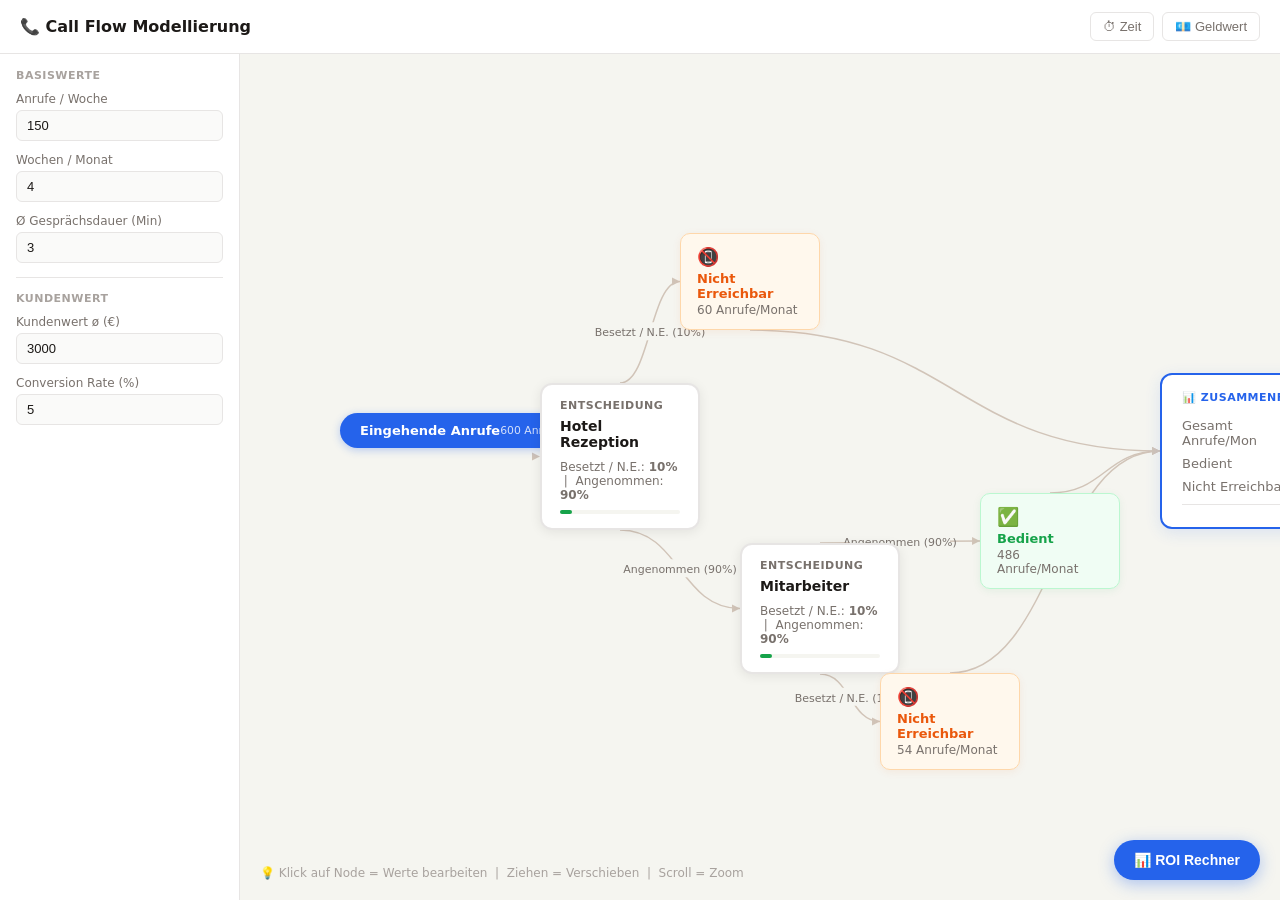
<file: modellierung/index.html>
<!DOCTYPE html>
<html lang="de">
<head>
<meta charset="UTF-8">
<meta name="viewport" content="width=device-width, initial-scale=1.0">
<title>Call Flow Modellierung</title>
<style>
  * { box-sizing: border-box; margin: 0; padding: 0; }
  body { font-family: 'Segoe UI', system-ui, sans-serif; background: #f5f5f0; color: #1c1917; min-height: 100vh; }

  /* Header */
  .header {
    display: flex; align-items: center; justify-content: space-between;
    padding: 12px 20px; background: #fff; border-bottom: 1px solid #e7e5e4;
    position: fixed; top: 0; left: 0; right: 0; z-index: 100;
  }
  .header h1 { font-size: 16px; font-weight: 600; color: #1c1917; }
  .header-right { display: flex; gap: 8px; align-items: center; }
  .toggle-btn {
    display: flex; align-items: center; gap: 6px;
    padding: 6px 12px; border-radius: 6px; border: 1px solid #e7e5e4;
    background: #fff; font-size: 13px; cursor: pointer; color: #78716c;
    transition: all 0.15s;
  }
  .toggle-btn.active { background: #2563eb; color: #fff; border-color: #2563eb; }
  .toggle-btn:hover:not(.active) { border-color: #a8a29e; color: #1c1917; }

  /* Canvas area */
  .canvas-wrap {
    position: fixed; top: 53px; left: 0; right: 0; bottom: 0;
    overflow: hidden; cursor: grab;
  }
  .canvas-wrap.grabbing { cursor: grabbing; }
  .canvas-inner {
    position: absolute; top: 0; left: 0;
    transform-origin: 0 0;
  }

  /* Nodes */
  .node {
    position: absolute;
    cursor: pointer;
    user-select: none;
  }
  .node:hover .node-body { filter: brightness(0.95); }

  /* Start node */
  .node-start .node-body {
    background: #2563eb; color: #fff;
    border-radius: 50px; padding: 10px 20px;
    font-size: 13px; font-weight: 600;
    display: flex; align-items: center; justify-content: center;
    white-space: nowrap; min-width: 120px;
    box-shadow: 0 2px 8px rgba(37,99,235,0.3);
  }

  /* Decision node */
  .node-decision .node-body {
    background: #fff; border: 2px solid #e7e5e4;
    border-radius: 12px; padding: 14px 18px; min-width: 160px;
    box-shadow: 0 2px 12px rgba(0,0,0,0.08);
  }
  .node-decision .node-title {
    font-size: 11px; font-weight: 600; color: #78716c;
    text-transform: uppercase; letter-spacing: 0.5px; margin-bottom: 6px;
  }
  .node-decision .node-label {
    font-size: 14px; font-weight: 600; color: #1c1917; margin-bottom: 10px;
  }
  .node-decision .node-meta {
    font-size: 12px; color: #78716c;
  }
  .node-decision .bar-wrap {
    height: 4px; background: #f5f5f0; border-radius: 2px; margin-top: 8px;
  }
  .node-decision .bar-yes {
    height: 4px; background: #16a34a; border-radius: 2px;
    transition: width 0.3s;
  }

  /* Missed node */
  .node-missed .node-body {
    background: #fef2f2; border: 1.5px solid #fecaca;
    border-radius: 10px; padding: 12px 16px; min-width: 140px;
    box-shadow: 0 2px 8px rgba(220,38,38,0.08);
  }
  .node-missed .node-icon { font-size: 18px; margin-bottom: 4px; }
  .node-missed .node-label { font-size: 13px; font-weight: 600; color: #dc2626; }
  .node-missed .node-sub { font-size: 12px; color: #78716c; margin-top: 2px; }

  /* Served node */
  .node-served .node-body {
    background: #f0fdf4; border: 1.5px solid #bbf7d0;
    border-radius: 10px; padding: 12px 16px; min-width: 140px;
    box-shadow: 0 2px 8px rgba(22,163,74,0.08);
  }
  .node-served .node-icon { font-size: 18px; margin-bottom: 4px; }
  .node-served .node-label { font-size: 13px; font-weight: 600; color: #16a34a; }
  .node-served .node-sub { font-size: 12px; color: #78716c; margin-top: 2px; }

  /* NE node */
  .node-ne .node-body {
    background: #fff8ed; border: 1.5px solid #fed7aa;
    border-radius: 10px; padding: 12px 16px; min-width: 140px;
    box-shadow: 0 2px 8px rgba(234,88,12,0.08);
  }
  .node-ne .node-icon { font-size: 18px; margin-bottom: 4px; }
  .node-ne .node-label { font-size: 13px; font-weight: 600; color: #ea580c; }
  .node-ne .node-sub { font-size: 12px; color: #78716c; margin-top: 2px; }

  /* Summary node */
  .node-summary .node-body {
    background: #fff; border: 2px solid #2563eb;
    border-radius: 12px; padding: 16px 20px; min-width: 200px;
    box-shadow: 0 4px 16px rgba(37,99,235,0.12);
  }
  .node-summary .node-title {
    font-size: 11px; font-weight: 700; color: #2563eb;
    text-transform: uppercase; letter-spacing: 0.5px; margin-bottom: 10px;
  }
  .node-summary .sum-row {
    display: flex; justify-content: space-between; align-items: center;
    padding: 4px 0; font-size: 13px;
  }
  .node-summary .sum-row .sum-label { color: #78716c; }
  .node-summary .sum-row .sum-val { font-weight: 600; color: #1c1917; }
  .node-summary .sum-row.highlight .sum-val { color: #dc2626; font-size: 15px; }
  .node-summary .sum-divider { height: 1px; background: #e7e5e4; margin: 6px 0; }

  /* SVG connections */
  .connections-svg {
    position: absolute; top: 0; left: 0;
    pointer-events: none; overflow: visible;
  }
  .conn-line {
    fill: none; stroke: #d1c4b8; stroke-width: 1.5;
  }
  .conn-label-bg { fill: #f5f5f0; }
  .conn-label-text { fill: #78716c; font-size: 11px; font-family: inherit; }

  /* Popup */
  .popup {
    position: fixed; z-index: 9999;
    background: #fff; border: 1px solid #e7e5e4;
    border-radius: 12px; padding: 16px;
    min-width: 260px; max-width: 320px;
    box-shadow: 0 8px 32px rgba(0,0,0,0.15);
    display: none;
  }
  .popup.visible { display: block; }
  .popup-title {
    font-size: 13px; font-weight: 600; color: #1c1917;
    margin-bottom: 12px; padding-bottom: 8px;
    border-bottom: 1px solid #e7e5e4;
  }
  .popup-row {
    display: flex; flex-direction: column; gap: 4px; margin-bottom: 10px;
  }
  .popup-row label { font-size: 12px; color: #78716c; font-weight: 500; }
  .popup-row input {
    padding: 7px 10px; border: 1px solid #e7e5e4; border-radius: 6px;
    font-size: 13px; color: #1c1917; background: #fafaf9;
    outline: none; transition: border-color 0.15s;
  }
  .popup-row input:focus { border-color: #2563eb; background: #fff; }
  .popup-close {
    position: absolute; top: 10px; right: 12px;
    background: none; border: none; font-size: 16px; cursor: pointer;
    color: #78716c; line-height: 1;
  }
  .popup-note { font-size: 11px; color: #a8a29e; margin-top: 4px; }

  /* Global settings panel */
  .settings-panel {
    position: fixed; top: 53px; left: 0; width: 240px; bottom: 0;
    background: #fff; border-right: 1px solid #e7e5e4;
    padding: 16px; overflow-y: auto; z-index: 50;
  }
  .settings-panel h2 { font-size: 13px; font-weight: 600; margin-bottom: 14px; color: #1c1917; }
  .settings-row { margin-bottom: 12px; }
  .settings-row label { display: block; font-size: 12px; color: #78716c; margin-bottom: 4px; font-weight: 500; }
  .settings-row input {
    width: 100%; padding: 7px 10px; border: 1px solid #e7e5e4;
    border-radius: 6px; font-size: 13px; color: #1c1917;
    background: #fafaf9; outline: none;
  }
  .settings-row input:focus { border-color: #2563eb; background: #fff; }
  .settings-divider { height: 1px; background: #e7e5e4; margin: 14px 0; }
  .settings-label { font-size: 11px; font-weight: 700; color: #a8a29e; text-transform: uppercase; letter-spacing: 0.5px; margin-bottom: 10px; }

  /* ROI Panel */
  .roi-btn {
    position: fixed; bottom: 20px; right: 20px; z-index: 200;
    background: #2563eb; color: #fff; border: none;
    border-radius: 50px; padding: 12px 20px;
    font-size: 14px; font-weight: 600; cursor: pointer;
    box-shadow: 0 4px 16px rgba(37,99,235,0.35);
    display: flex; align-items: center; gap: 8px;
    transition: all 0.15s;
  }
  .roi-btn:hover { background: #1d4ed8; transform: translateY(-1px); }

  .roi-overlay {
    position: fixed; inset: 0; background: rgba(0,0,0,0.4); z-index: 300;
    display: none; align-items: center; justify-content: center;
  }
  .roi-overlay.visible { display: flex; }
  .roi-modal {
    background: #fff; border-radius: 16px;
    width: 480px; max-width: 95vw; max-height: 90vh; overflow-y: auto;
    padding: 28px; position: relative;
    box-shadow: 0 20px 60px rgba(0,0,0,0.2);
  }
  .roi-modal h2 { font-size: 20px; font-weight: 700; margin-bottom: 4px; }
  .roi-modal .roi-sub { font-size: 13px; color: #78716c; margin-bottom: 20px; }
  .roi-close {
    position: absolute; top: 16px; right: 16px;
    background: #f5f5f0; border: none; border-radius: 6px;
    width: 28px; height: 28px; font-size: 16px; cursor: pointer;
    display: flex; align-items: center; justify-content: center;
    color: #78716c;
  }
  .roi-section { margin-bottom: 20px; }
  .roi-section h3 { font-size: 13px; font-weight: 700; color: #78716c; text-transform: uppercase; letter-spacing: 0.5px; margin-bottom: 12px; }
  .roi-row { display: flex; gap: 12px; margin-bottom: 10px; }
  .roi-row .roi-field { flex: 1; }
  .roi-row .roi-field label { display: block; font-size: 12px; color: #78716c; margin-bottom: 4px; font-weight: 500; }
  .roi-row .roi-field input {
    width: 100%; padding: 8px 10px; border: 1px solid #e7e5e4;
    border-radius: 8px; font-size: 14px; color: #1c1917; outline: none;
    background: #fafaf9;
  }
  .roi-row .roi-field input:focus { border-color: #2563eb; background: #fff; }
  .roi-divider { height: 1px; background: #e7e5e4; margin: 16px 0; }
  .roi-result-grid {
    display: grid; grid-template-columns: 1fr 1fr; gap: 12px; margin-bottom: 16px;
  }
  .roi-card {
    background: #fafaf9; border-radius: 10px; padding: 14px;
    border: 1px solid #e7e5e4;
  }
  .roi-card.red { background: #fef2f2; border-color: #fecaca; }
  .roi-card.green { background: #f0fdf4; border-color: #bbf7d0; }
  .roi-card.blue { background: #eff6ff; border-color: #bfdbfe; }
  .roi-card .rc-label { font-size: 11px; color: #78716c; margin-bottom: 6px; font-weight: 500; }
  .roi-card .rc-val { font-size: 20px; font-weight: 700; color: #1c1917; }
  .roi-card.red .rc-val { color: #dc2626; }
  .roi-card.green .rc-val { color: #16a34a; }
  .roi-card.blue .rc-val { color: #2563eb; }
  .roi-break {
    background: #1c1917; color: #fff; border-radius: 10px;
    padding: 16px; text-align: center; margin-top: 4px;
  }
  .roi-break .rb-label { font-size: 12px; color: #a8a29e; margin-bottom: 4px; }
  .roi-break .rb-val { font-size: 28px; font-weight: 700; color: #fff; }
  .roi-break .rb-sub { font-size: 12px; color: #78716c; margin-top: 4px; }

  /* Hint */
  .hint {
    position: fixed; bottom: 20px; left: 260px;
    font-size: 12px; color: #a8a29e; z-index: 50;
  }
</style>
</head>
<body>

<!-- Header -->
<div class="header">
  <h1>📞 Call Flow Modellierung</h1>
  <div class="header-right">
    <button class="toggle-btn" id="btnTime" onclick="toggleTime()">⏱ Zeit</button>
    <button class="toggle-btn" id="btnMoney" onclick="toggleMoney()">💶 Geldwert</button>
  </div>
</div>

<!-- Settings Panel -->
<div class="settings-panel" id="settingsPanel">
  <div class="settings-label">Basiswerte</div>

  <div class="settings-row">
    <label>Anrufe / Woche</label>
    <input type="number" id="s_callsPerWeek" value="150" oninput="updateState('callsPerWeek', this.value)">
  </div>
  <div class="settings-row">
    <label>Wochen / Monat</label>
    <input type="number" id="s_weeksPerMonth" value="4" oninput="updateState('weeksPerMonth', this.value)">
  </div>
  <div class="settings-row">
    <label>Ø Gesprächsdauer (Min)</label>
    <input type="number" id="s_avgCallDuration" value="3" oninput="updateState('avgCallDuration', this.value)">
  </div>

  <div class="settings-divider"></div>
  <div class="settings-label">Kundenwert</div>

  <div class="settings-row">
    <label>Kundenwert ø (€)</label>
    <input type="number" id="s_avgCustomerValue" value="3000" oninput="updateState('avgCustomerValue', this.value)">
  </div>
  <div class="settings-row">
    <label>Conversion Rate (%)</label>
    <input type="number" id="s_conversionRate" value="5" step="0.1" oninput="updateState('conversionRate', this.value)">
  </div>
</div>

<!-- Canvas -->
<div class="canvas-wrap" id="canvasWrap">
  <div class="canvas-inner" id="canvasInner">
    <!-- SVG for connections -->
    <svg class="connections-svg" id="connSvg" width="2000" height="1200"></svg>
    <!-- Nodes rendered here -->
    <div id="nodesContainer"></div>
  </div>
</div>

<!-- Popup -->
<div class="popup" id="popup">
  <button class="popup-close" onclick="closePopup()">×</button>
  <div class="popup-title" id="popupTitle">Bearbeiten</div>
  <div id="popupContent"></div>
</div>

<!-- ROI Button -->
<button class="roi-btn" onclick="openROI()">📊 ROI Rechner</button>

<!-- ROI Modal -->
<div class="roi-overlay" id="roiOverlay" onclick="closeROIOverlay(event)">
  <div class="roi-modal" onclick="event.stopPropagation()">
    <button class="roi-close" onclick="closeROI()">×</button>
    <h2>ROI Rechner</h2>
    <div class="roi-sub">Verpasste Umsätze vs. KI-Kosten</div>

    <div class="roi-section">
      <h3>Aus Modell (automatisch)</h3>
      <div class="roi-row">
        <div class="roi-field">
          <label>Verpasste Anrufe / Monat</label>
          <input type="number" id="roi_missedCalls" readonly>
        </div>
        <div class="roi-field">
          <label>Verlust / Monat (€)</label>
          <input type="number" id="roi_lossPerMonth" readonly>
        </div>
      </div>
    </div>

    <div class="roi-divider"></div>

    <div class="roi-section">
      <h3>KI Tool Kosten</h3>
      <div class="roi-row">
        <div class="roi-field">
          <label>Setup-Gebühr (€)</label>
          <input type="number" id="roi_setup" value="2500" oninput="calcROI()">
        </div>
        <div class="roi-field">
          <label>Monatliche Kosten (€)</label>
          <input type="number" id="roi_monthly" value="500" oninput="calcROI()">
        </div>
      </div>
    </div>

    <div class="roi-divider"></div>

    <div class="roi-result-grid">
      <div class="roi-card red">
        <div class="rc-label">Verlust ohne KI / Monat</div>
        <div class="rc-val" id="rc_loss">—</div>
      </div>
      <div class="roi-card green">
        <div class="rc-label">Einsparung / Monat</div>
        <div class="rc-val" id="rc_saving">—</div>
      </div>
    </div>

    <div class="roi-break">
      <div class="rb-label">Break-Even</div>
      <div class="rb-val" id="rc_breakeven">—</div>
      <div class="rb-sub">nach Setup-Kosten</div>
    </div>
  </div>
</div>

<div class="hint">💡 Klick auf Node = Werte bearbeiten &nbsp;|&nbsp; Ziehen = Verschieben &nbsp;|&nbsp; Scroll = Zoom</div>

<script>
// ─── State ───────────────────────────────────────────────────────────────────
const state = {
  callsPerWeek: 150,
  weeksPerMonth: 4,
  avgCallDuration: 3,
  avgCustomerValue: 3000,
  conversionRate: 5,
  showTime: false,
  showMoney: false,
};

// Nodes: id, type, x, y, label, + type-specific fields
const nodes = [
  { id: 1, type: 'start',    x: 80,   y: 300, label: 'Eingehende Anrufe' },
  { id: 2, type: 'decision', x: 280,  y: 270, label: 'Hotel Rezeption', yesPercent: 10, yesLabel: 'Besetzt / N.E.', noLabel: 'Angenommen' },
  { id: 3, type: 'ne',       x: 420,  y: 120, label: 'Nicht Erreichbar', ne: 0 },
  { id: 4, type: 'decision', x: 480,  y: 430, label: 'Mitarbeiter', yesPercent: 10, yesLabel: 'Besetzt / N.E.', noLabel: 'Angenommen' },
  { id: 5, type: 'served',   x: 720,  y: 380, label: 'Bedient', ne: 0 },
  { id: 6, type: 'ne',       x: 620,  y: 560, label: 'Nicht Erreichbar', ne: 0 },
  { id: 7, type: 'summary',  x: 900,  y: 260, label: 'Zusammenfassung' },
];

// Connections: from id → to id, branch 'yes'|'no'|''
const conns = [
  { from: 1, to: 2, branch: '' },
  { from: 2, to: 3, branch: 'yes' },
  { from: 2, to: 4, branch: 'no' },
  { from: 4, to: 6, branch: 'yes' },
  { from: 4, to: 5, branch: 'no' },
  { from: 3, to: 7, branch: '' },
  { from: 5, to: 7, branch: '' },
  { from: 6, to: 7, branch: '' },
];

// ─── Viewport ─────────────────────────────────────────────────────────────────
let viewX = 0, viewY = 0, viewScale = 1;
let isPanning = false, panStartX = 0, panStartY = 0;
let dragNodeId = null, dragOffX = 0, dragOffY = 0;
let didDrag = false;
let mouseDownNodeId = null;

function applyTransform() {
  const ci = document.getElementById('canvasInner');
  ci.style.transform = `translate(${viewX}px, ${viewY}px) scale(${viewScale})`;
}

// ─── Auto-Calculate NE values ─────────────────────────────────────────────────
function autoCalc() {
  const callsPerMonth = state.callsPerWeek * state.weeksPerMonth;
  // node 1 = start → callsPerMonth
  // node 2 = decision, gets callsPerMonth input
  const node2 = getNode(2);
  const to3 = callsPerMonth * (node2.yesPercent / 100);
  const to4 = callsPerMonth * ((100 - node2.yesPercent) / 100);
  getNode(3).ne = Math.round(to3);

  const node4 = getNode(4);
  const to6 = to4 * (node4.yesPercent / 100);
  const to5 = to4 * ((100 - node4.yesPercent) / 100);
  getNode(5).ne = Math.round(to5);
  getNode(6).ne = Math.round(to6);
}

function getNode(id) { return nodes.find(n => n.id === id); }

function getTotalNE() {
  return nodes.filter(n => n.type === 'ne').reduce((s, n) => s + (n.ne || 0), 0);
}
function getTotalServed() {
  return nodes.filter(n => n.type === 'served').reduce((s, n) => s + (n.ne || 0), 0);
}

// ─── Render ───────────────────────────────────────────────────────────────────
function render() {
  autoCalc();
  renderNodes();
  renderConns();
}

function renderNodes() {
  const container = document.getElementById('nodesContainer');
  container.innerHTML = '';
  nodes.forEach(n => {
    const div = document.createElement('div');
    div.className = 'node node-' + n.type;
    div.id = 'node-' + n.id;
    div.style.left = n.x + 'px';
    div.style.top  = n.y + 'px';
    div.innerHTML = getNodeHTML(n);

    // Mousedown: start drag or note potential click
    div.addEventListener('mousedown', e => {
      e.stopPropagation();
      mouseDownNodeId = n.id;
      didDrag = false;
      const worldX = (e.clientX - viewX) / viewScale;
      const worldY = (e.clientY - viewY) / viewScale;
      dragNodeId = n.id;
      dragOffX = worldX - n.x;
      dragOffY = worldY - n.y;
    });

    container.appendChild(div);
  });
}

function getNodeHTML(n) {
  const callsPerMonth = state.callsPerWeek * state.weeksPerMonth;
  switch(n.type) {
    case 'start':
      return `<div class="node-body">${n.label}<br><small style="font-weight:400;opacity:0.8">${callsPerMonth} Anrufe/Monat</small></div>`;

    case 'decision': {
      const yes = n.yesPercent;
      const no  = 100 - yes;
      return `<div class="node-body">
        <div class="node-title">Entscheidung</div>
        <div class="node-label">${n.label}</div>
        <div class="node-meta">${n.yesLabel || 'Ja'}: <strong>${yes}%</strong> &nbsp;|&nbsp; ${n.noLabel || 'Nein'}: <strong>${no}%</strong></div>
        <div class="bar-wrap"><div class="bar-yes" style="width:${yes}%"></div></div>
      </div>`;
    }

    case 'ne': {
      const lines = [`<div class="node-body">
        <div class="node-icon">📵</div>
        <div class="node-label">${n.label}</div>
        <div class="node-sub">${n.ne} Anrufe/Monat</div>`];
      if (state.showTime) {
        const mins = n.ne * state.avgCallDuration;
        lines.push(`<div class="node-sub">⏱ ${mins} Min verloren</div>`);
      }
      if (state.showMoney) {
        const val = Math.round(n.ne * (state.conversionRate/100) * state.avgCustomerValue);
        lines.push(`<div class="node-sub" style="color:#dc2626">💶 ${fmt(val)} €</div>`);
      }
      lines.push('</div>');
      return lines.join('');
    }

    case 'served': {
      const lines = [`<div class="node-body">
        <div class="node-icon">✅</div>
        <div class="node-label">${n.label}</div>
        <div class="node-sub">${n.ne} Anrufe/Monat</div>`];
      if (state.showTime) {
        const mins = n.ne * state.avgCallDuration;
        lines.push(`<div class="node-sub">⏱ ${mins} Min</div>`);
      }
      lines.push('</div>');
      return lines.join('');
    }

    case 'summary': {
      const totalNE = getTotalNE();
      const totalServed = getTotalServed();
      const callsPerMonth2 = state.callsPerWeek * state.weeksPerMonth;
      const lossVal = Math.round(totalNE * (state.conversionRate/100) * state.avgCustomerValue);
      const servVal = Math.round(totalServed * (state.conversionRate/100) * state.avgCustomerValue);
      let html = `<div class="node-body">
        <div class="node-title">📊 Zusammenfassung</div>
        <div class="sum-row"><span class="sum-label">Gesamt Anrufe/Mon</span><span class="sum-val">${callsPerMonth2}</span></div>
        <div class="sum-row"><span class="sum-label">Bedient</span><span class="sum-val" style="color:#16a34a">${totalServed}</span></div>
        <div class="sum-row"><span class="sum-label">Nicht Erreichbar</span><span class="sum-val" style="color:#ea580c">${totalNE}</span></div>
        <div class="sum-divider"></div>`;
      if (state.showMoney) {
        html += `<div class="sum-row highlight"><span class="sum-label">Verpasster Umsatz</span><span class="sum-val">−${fmt(lossVal)} €</span></div>`;
      }
      if (state.showTime) {
        const lostMin = totalNE * state.avgCallDuration;
        html += `<div class="sum-row"><span class="sum-label">Zeit verloren</span><span class="sum-val" style="color:#ea580c">${lostMin} Min</span></div>`;
      }
      html += '</div>';
      return html;
    }
  }
  return '';
}

function fmt(n) { return n.toLocaleString('de-DE'); }

// ─── SVG Connections ──────────────────────────────────────────────────────────
function getNodeCenter(id) {
  const el = document.getElementById('node-' + id);
  const n = getNode(id);
  if (!el) return { x: n.x, y: n.y };
  return { x: n.x + el.offsetWidth / 2, y: n.y + el.offsetHeight / 2 };
}

function getNodeRight(id) {
  const el = document.getElementById('node-' + id);
  const n = getNode(id);
  return { x: n.x + (el ? el.offsetWidth : 160), y: n.y + (el ? el.offsetHeight / 2 : 40) };
}

function getNodeBottom(id) {
  const el = document.getElementById('node-' + id);
  const n = getNode(id);
  return { x: n.x + (el ? el.offsetWidth / 2 : 80), y: n.y + (el ? el.offsetHeight : 80) };
}

function getNodeLeft(id) {
  const n = getNode(id);
  const el = document.getElementById('node-' + id);
  return { x: n.x, y: n.y + (el ? el.offsetHeight / 2 : 40) };
}

function renderConns() {
  const svg = document.getElementById('connSvg');
  svg.innerHTML = '';

  conns.forEach(c => {
    const fromN = getNode(c.from);
    const toN   = getNode(c.to);
    if (!fromN || !toN) return;

    // Pick exit/entry points
    let p1, p2;
    const fc = getNodeCenter(c.from);
    const tc = getNodeCenter(c.to);

    // Simple: exit right of from, enter left of to
    p1 = getNodeRight(c.from);
    p2 = getNodeLeft(c.to);

    // If target is significantly above, use top exit
    if (tc.y < fc.y - 60) {
      p1 = { x: fc.x, y: getNode(c.from).y };
      p2 = getNodeLeft(c.to);
    }
    // If target is significantly below
    if (tc.y > fc.y + 60) {
      p1 = getNodeBottom(c.from);
      p2 = getNodeLeft(c.to);
    }

    const midX = (p1.x + p2.x) / 2;
    const d = `M ${p1.x} ${p1.y} C ${midX} ${p1.y}, ${midX} ${p2.y}, ${p2.x} ${p2.y}`;

    const path = document.createElementNS('http://www.w3.org/2000/svg', 'path');
    path.setAttribute('class', 'conn-line');
    path.setAttribute('d', d);
    svg.appendChild(path);

    // Arrow
    const arrow = document.createElementNS('http://www.w3.org/2000/svg', 'polygon');
    arrow.setAttribute('points', `${p2.x},${p2.y} ${p2.x-8},${p2.y-4} ${p2.x-8},${p2.y+4}`);
    arrow.setAttribute('fill', '#d1c4b8');
    svg.appendChild(arrow);

    // Label
    if (c.branch === 'yes' || c.branch === 'no') {
      const lx = (p1.x + p2.x) / 2;
      const ly = (p1.y + p2.y) / 2;
      const fromDecision = getNode(c.from);
      let labelText = '';
      if (c.branch === 'yes') {
        labelText = `${fromDecision.yesLabel || 'Ja'} (${fromDecision.yesPercent}%)`;
      } else {
        labelText = `${fromDecision.noLabel || 'Nein'} (${100 - fromDecision.yesPercent}%)`;
      }

      const rect = document.createElementNS('http://www.w3.org/2000/svg', 'rect');
      rect.setAttribute('x', lx - 50); rect.setAttribute('y', ly - 10);
      rect.setAttribute('width', 100); rect.setAttribute('height', 18);
      rect.setAttribute('rx', 4); rect.setAttribute('class', 'conn-label-bg');
      svg.appendChild(rect);

      const txt = document.createElementNS('http://www.w3.org/2000/svg', 'text');
      txt.setAttribute('x', lx); txt.setAttribute('y', ly + 4);
      txt.setAttribute('text-anchor', 'middle'); txt.setAttribute('class', 'conn-label-text');
      txt.textContent = labelText;
      svg.appendChild(txt);
    }
  });
}

// ─── Popup ────────────────────────────────────────────────────────────────────
let activePopupNodeId = null;

function showPopup(nodeId, screenX, screenY) {
  const n = getNode(nodeId);
  if (!n) return;
  activePopupNodeId = nodeId;

  const popup = document.getElementById('popup');
  const title = document.getElementById('popupTitle');
  const content = document.getElementById('popupContent');

  title.textContent = n.label || 'Bearbeiten';
  content.innerHTML = buildPopupContent(n);

  // Position popup near click, keep on screen
  const pw = 280, ph = 300;
  let px = screenX + 12;
  let py = screenY - 20;
  if (px + pw > window.innerWidth) px = screenX - pw - 12;
  if (py + ph > window.innerHeight) py = window.innerHeight - ph - 20;
  if (py < 60) py = 60;

  popup.style.left = px + 'px';
  popup.style.top  = py + 'px';
  popup.classList.add('visible');
}

function buildPopupContent(n) {
  switch(n.type) {
    case 'start':
      return `<div class="popup-row"><label>Bezeichnung</label><input value="${n.label}" oninput="updateNode(${n.id},'label',this.value)"></div>`;

    case 'decision':
      return `
        <div class="popup-row"><label>Bezeichnung</label><input value="${n.label}" oninput="updateNode(${n.id},'label',this.value)"></div>
        <div class="popup-row"><label>% Nicht Erreichbar / Besetzt</label><input type="number" min="0" max="100" value="${n.yesPercent}" oninput="updateNode(${n.id},'yesPercent',+this.value)"></div>
        <div class="popup-row"><label>Label Ja-Pfad</label><input value="${n.yesLabel||''}" oninput="updateNode(${n.id},'yesLabel',this.value)"></div>
        <div class="popup-row"><label>Label Nein-Pfad</label><input value="${n.noLabel||''}" oninput="updateNode(${n.id},'noLabel',this.value)"></div>
        <p class="popup-note">N.E.-Werte werden automatisch berechnet</p>`;

    case 'ne':
      return `<div class="popup-row"><label>Bezeichnung</label><input value="${n.label}" oninput="updateNode(${n.id},'label',this.value)"></div>
              <p class="popup-note">Anzahl wird automatisch berechnet</p>`;

    case 'served':
      return `<div class="popup-row"><label>Bezeichnung</label><input value="${n.label}" oninput="updateNode(${n.id},'label',this.value)"></div>
              <p class="popup-note">Anzahl wird automatisch berechnet</p>`;

    case 'summary':
      return `<p class="popup-note">Zusammenfassung wird automatisch berechnet.<br>Werte in der linken Leiste anpassen.</p>`;

    default:
      return '';
  }
}

function updateNode(id, key, value) {
  const n = getNode(id);
  if (!n) return;
  n[key] = value;
  render();
  // Re-open popup with fresh values (keep it open)
  const popup = document.getElementById('popup');
  if (popup.classList.contains('visible') && activePopupNodeId === id) {
    document.getElementById('popupTitle').textContent = n.label || 'Bearbeiten';
    // don't rebuild whole content — inputs are live via oninput
  }
}

function closePopup() {
  document.getElementById('popup').classList.remove('visible');
  activePopupNodeId = null;
}

// ─── State updates ────────────────────────────────────────────────────────────
function updateState(key, value) {
  state[key] = parseFloat(value) || 0;
  render();
}

function toggleTime() {
  state.showTime = !state.showTime;
  document.getElementById('btnTime').classList.toggle('active', state.showTime);
  render();
}

function toggleMoney() {
  state.showMoney = !state.showMoney;
  document.getElementById('btnMoney').classList.toggle('active', state.showMoney);
  render();
}

// ─── Canvas pan/zoom/drag ──────────────────────────────────────────────────────
const canvasWrap = document.getElementById('canvasWrap');

canvasWrap.addEventListener('mousedown', e => {
  // Pan
  isPanning = true;
  panStartX = e.clientX - viewX;
  panStartY = e.clientY - viewY;
  canvasWrap.classList.add('grabbing');
});

canvasWrap.addEventListener('mousemove', e => {
  if (dragNodeId !== null) {
    const worldX = (e.clientX - viewX) / viewScale;
    const worldY = (e.clientY - viewY) / viewScale;
    const n = getNode(dragNodeId);
    const newX = worldX - dragOffX;
    const newY = worldY - dragOffY;
    if (Math.abs(newX - n.x) > 3 || Math.abs(newY - n.y) > 3) didDrag = true;
    n.x = newX;
    n.y = newY;
    const el = document.getElementById('node-' + dragNodeId);
    if (el) { el.style.left = n.x + 'px'; el.style.top = n.y + 'px'; }
    renderConns();
  } else if (isPanning) {
    viewX = e.clientX - panStartX;
    viewY = e.clientY - panStartY;
    applyTransform();
  }
});

canvasWrap.addEventListener('mouseup', e => {
  isPanning = false;
  canvasWrap.classList.remove('grabbing');
  if (dragNodeId !== null) {
    const wasClick = !didDrag;
    const nodeId = dragNodeId;
    dragNodeId = null;
    didDrag = false;
    mouseDownNodeId = null;
    if (wasClick) {
      showPopup(nodeId, e.clientX, e.clientY);
    }
  }
});

canvasWrap.addEventListener('mouseleave', () => {
  isPanning = false;
  dragNodeId = null;
  canvasWrap.classList.remove('grabbing');
});

// Zoom
canvasWrap.addEventListener('wheel', e => {
  e.preventDefault();
  const rect = canvasWrap.getBoundingClientRect();
  const mx = e.clientX - rect.left;
  const my = e.clientY - rect.top;
  const delta = e.deltaY > 0 ? 0.9 : 1.1;
  const newScale = Math.min(2.5, Math.max(0.3, viewScale * delta));
  viewX = mx - (mx - viewX) * (newScale / viewScale);
  viewY = my - (my - viewY) * (newScale / viewScale);
  viewScale = newScale;
  applyTransform();
}, { passive: false });

// Close popup on canvas click (not node)
canvasWrap.addEventListener('click', e => {
  if (e.target === canvasWrap || e.target === document.getElementById('canvasInner') || e.target === document.getElementById('connSvg')) {
    closePopup();
  }
});

// Stop popup from propagating
document.getElementById('popup').addEventListener('mousedown', e => e.stopPropagation());
document.getElementById('popup').addEventListener('click', e => e.stopPropagation());

// ─── ROI ──────────────────────────────────────────────────────────────────────
function openROI() {
  autoCalc();
  const totalNE = getTotalNE();
  const loss = Math.round(totalNE * (state.conversionRate/100) * state.avgCustomerValue);
  document.getElementById('roi_missedCalls').value = totalNE;
  document.getElementById('roi_lossPerMonth').value = loss;
  document.getElementById('roiOverlay').classList.add('visible');
  calcROI();
}

function calcROI() {
  const loss    = parseFloat(document.getElementById('roi_lossPerMonth').value) || 0;
  const setup   = parseFloat(document.getElementById('roi_setup').value) || 0;
  const monthly = parseFloat(document.getElementById('roi_monthly').value) || 0;
  const saving  = loss - monthly;
  const be      = saving > 0 ? Math.ceil(setup / saving) : null;

  document.getElementById('rc_loss').textContent    = fmt(loss) + ' €';
  document.getElementById('rc_saving').textContent  = saving > 0 ? '+' + fmt(saving) + ' €' : fmt(saving) + ' €';
  document.getElementById('rc_saving').style.color  = saving > 0 ? '#16a34a' : '#dc2626';
  document.getElementById('rc_breakeven').textContent = be !== null ? be + ' Monate' : '∞';
}

function closeROI() { document.getElementById('roiOverlay').classList.remove('visible'); }
function closeROIOverlay(e) { if (e.target === document.getElementById('roiOverlay')) closeROI(); }

// ─── Init ─────────────────────────────────────────────────────────────────────
// showMoney is off by default

// Center canvas a bit
viewX = 260;
viewY = 60;
applyTransform();

render();

// Re-render conns after layout
setTimeout(() => renderConns(), 100);
</script>
</body>
</html>
</file>
